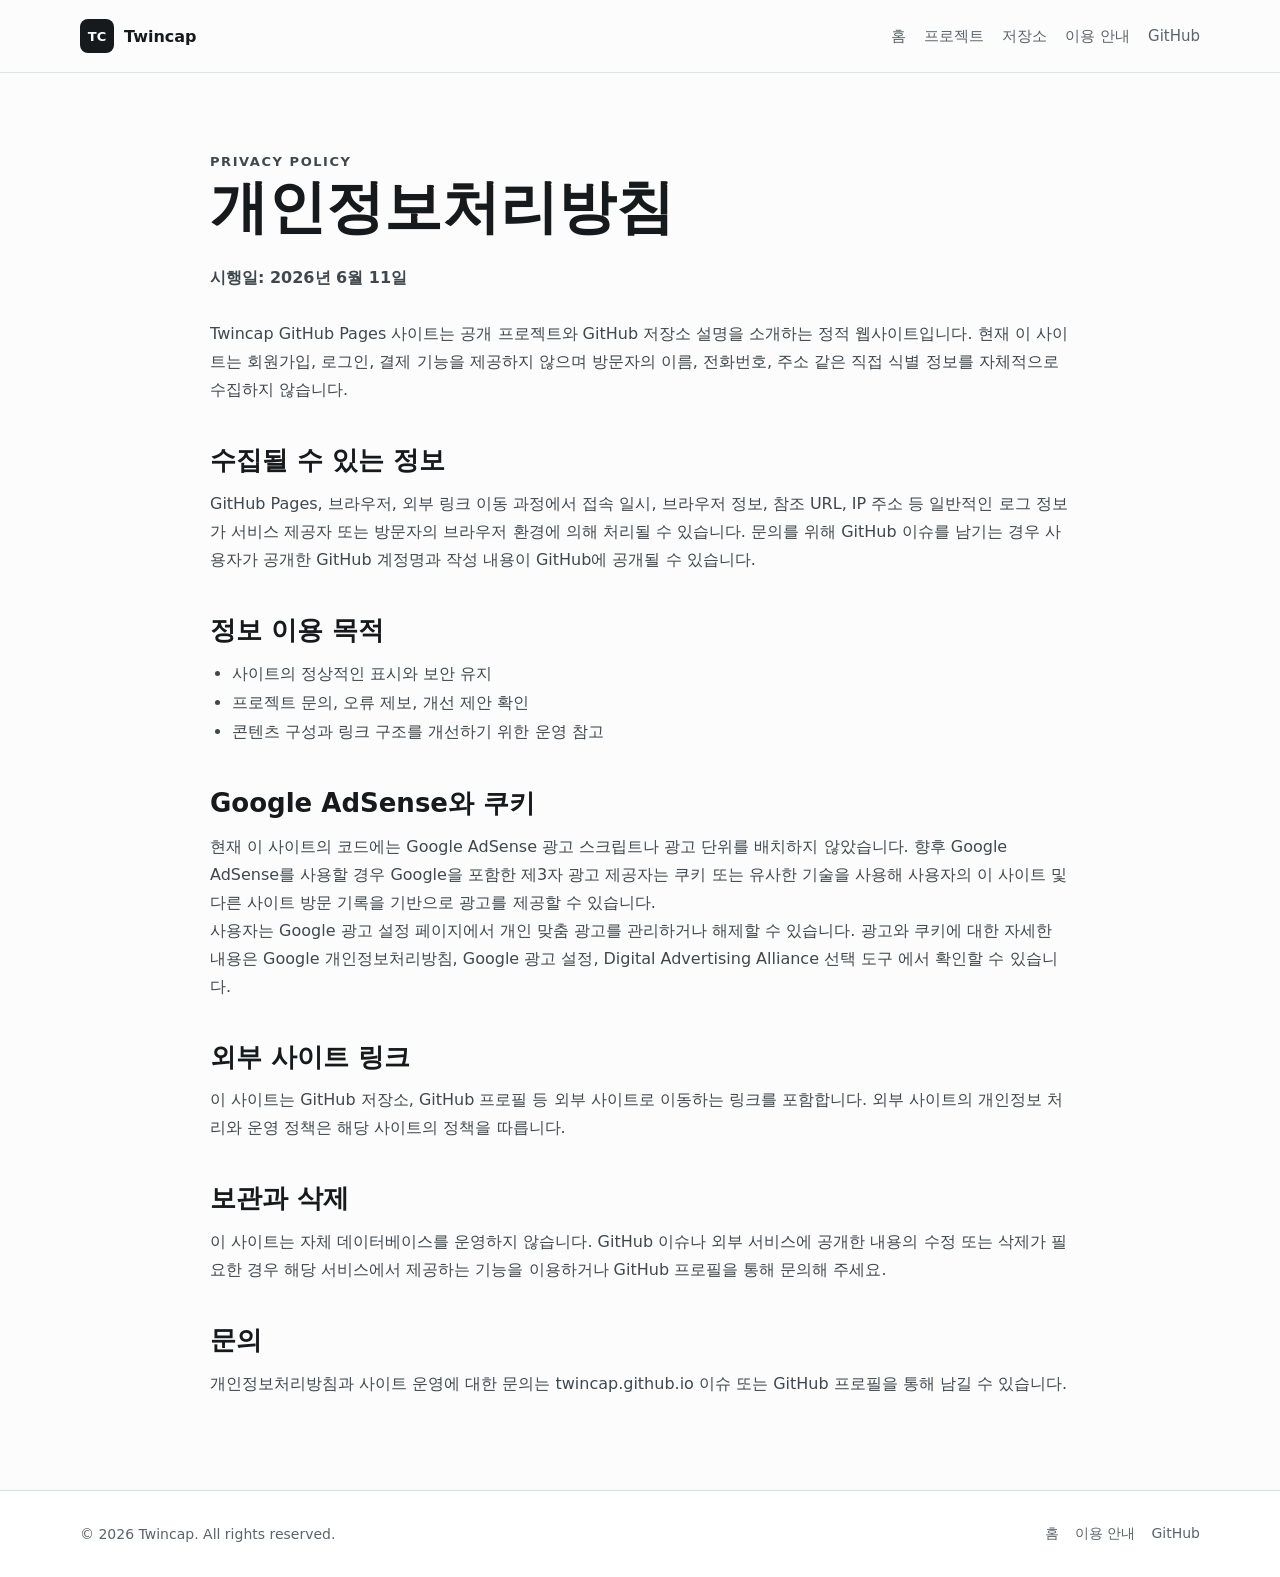
<file: privacy.html>
<!doctype html>
<html lang="ko">
  <head>
    <meta charset="utf-8" />
    <meta name="viewport" content="width=device-width, initial-scale=1" />
    <title>개인정보처리방침 | Twincap</title>
    <meta
      name="description"
      content="Twincap GitHub Pages 사이트의 개인정보 처리, 쿠키, 향후 Google AdSense 광고 사용 가능성에 대한 안내입니다."
    />
    <meta name="robots" content="index, follow" />
    <link rel="canonical" href="https://twincap.github.io/privacy.html" />
    <script
      async
      src="https://pagead2.googlesyndication.com/pagead/js/adsbygoogle.js?client=ca-pub-1904073424792088"
      crossorigin="anonymous"
    ></script>
    <link rel="stylesheet" href="styles.css" />
    <script src="script.js" defer></script>
  </head>
  <body>
    <header class="site-header">
      <div class="container header-inner">
        <a class="brand" href="/">
          <span class="brand-mark">TC</span>
          <span>Twincap</span>
        </a>
        <nav class="site-nav" aria-label="주요 메뉴">
          <a href="/">홈</a>
          <a href="/#projects">프로젝트</a>
          <a href="/#repos">저장소</a>
          <a href="terms.html">이용 안내</a>
          <a href="https://github.com/twincap" target="_blank" rel="noopener">GitHub</a>
        </nav>
      </div>
    </header>

    <main class="policy-page">
      <article class="container">
        <p class="section-label">Privacy Policy</p>
        <h1>개인정보처리방침</h1>
        <p class="policy-updated">시행일: 2026년 6월 11일</p>

        <p>
          Twincap GitHub Pages 사이트는 공개 프로젝트와 GitHub 저장소 설명을 소개하는 정적 웹사이트입니다.
          현재 이 사이트는 회원가입, 로그인, 결제 기능을 제공하지 않으며 방문자의 이름, 전화번호,
          주소 같은 직접 식별 정보를 자체적으로 수집하지 않습니다.
        </p>

        <h2>수집될 수 있는 정보</h2>
        <p>
          GitHub Pages, 브라우저, 외부 링크 이동 과정에서 접속 일시, 브라우저 정보, 참조 URL,
          IP 주소 등 일반적인 로그 정보가 서비스 제공자 또는 방문자의 브라우저 환경에 의해
          처리될 수 있습니다. 문의를 위해 GitHub 이슈를 남기는 경우 사용자가 공개한 GitHub
          계정명과 작성 내용이 GitHub에 공개될 수 있습니다.
        </p>

        <h2>정보 이용 목적</h2>
        <ul>
          <li>사이트의 정상적인 표시와 보안 유지</li>
          <li>프로젝트 문의, 오류 제보, 개선 제안 확인</li>
          <li>콘텐츠 구성과 링크 구조를 개선하기 위한 운영 참고</li>
        </ul>

        <h2>Google AdSense와 쿠키</h2>
        <p>
          현재 이 사이트의 코드에는 Google AdSense 광고 스크립트나 광고 단위를 배치하지 않았습니다.
          향후 Google AdSense를 사용할 경우 Google을 포함한 제3자 광고 제공자는 쿠키 또는 유사한
          기술을 사용해 사용자의 이 사이트 및 다른 사이트 방문 기록을 기반으로 광고를 제공할 수
          있습니다.
        </p>
        <p>
          사용자는 Google 광고 설정 페이지에서 개인 맞춤 광고를 관리하거나 해제할 수 있습니다.
          광고와 쿠키에 대한 자세한 내용은
          <a href="https://policies.google.com/privacy" target="_blank" rel="noopener">Google 개인정보처리방침</a>,
          <a href="https://adssettings.google.com/" target="_blank" rel="noopener">Google 광고 설정</a>,
          <a href="https://www.aboutads.info/choices/" target="_blank" rel="noopener">Digital Advertising Alliance 선택 도구</a>
          에서 확인할 수 있습니다.
        </p>

        <h2>외부 사이트 링크</h2>
        <p>
          이 사이트는 GitHub 저장소, GitHub 프로필 등 외부 사이트로 이동하는 링크를 포함합니다.
          외부 사이트의 개인정보 처리와 운영 정책은 해당 사이트의 정책을 따릅니다.
        </p>

        <h2>보관과 삭제</h2>
        <p>
          이 사이트는 자체 데이터베이스를 운영하지 않습니다. GitHub 이슈나 외부 서비스에 공개한
          내용의 수정 또는 삭제가 필요한 경우 해당 서비스에서 제공하는 기능을 이용하거나 GitHub
          프로필을 통해 문의해 주세요.
        </p>

        <h2>문의</h2>
        <p>
          개인정보처리방침과 사이트 운영에 대한 문의는
          <a href="https://github.com/twincap/twincap.github.io/issues" target="_blank" rel="noopener">
            twincap.github.io 이슈
          </a>
          또는 <a href="https://github.com/twincap" target="_blank" rel="noopener">GitHub 프로필</a>을 통해 남길 수 있습니다.
        </p>
      </article>
    </main>

    <footer class="site-footer">
      <div class="container footer-inner">
        <p>&copy; <span id="year">2026</span> Twincap. All rights reserved.</p>
        <nav aria-label="하단 메뉴">
          <a href="/">홈</a>
          <a href="terms.html">이용 안내</a>
          <a href="https://github.com/twincap" target="_blank" rel="noopener">GitHub</a>
        </nav>
      </div>
    </footer>
  </body>
</html>
</file>
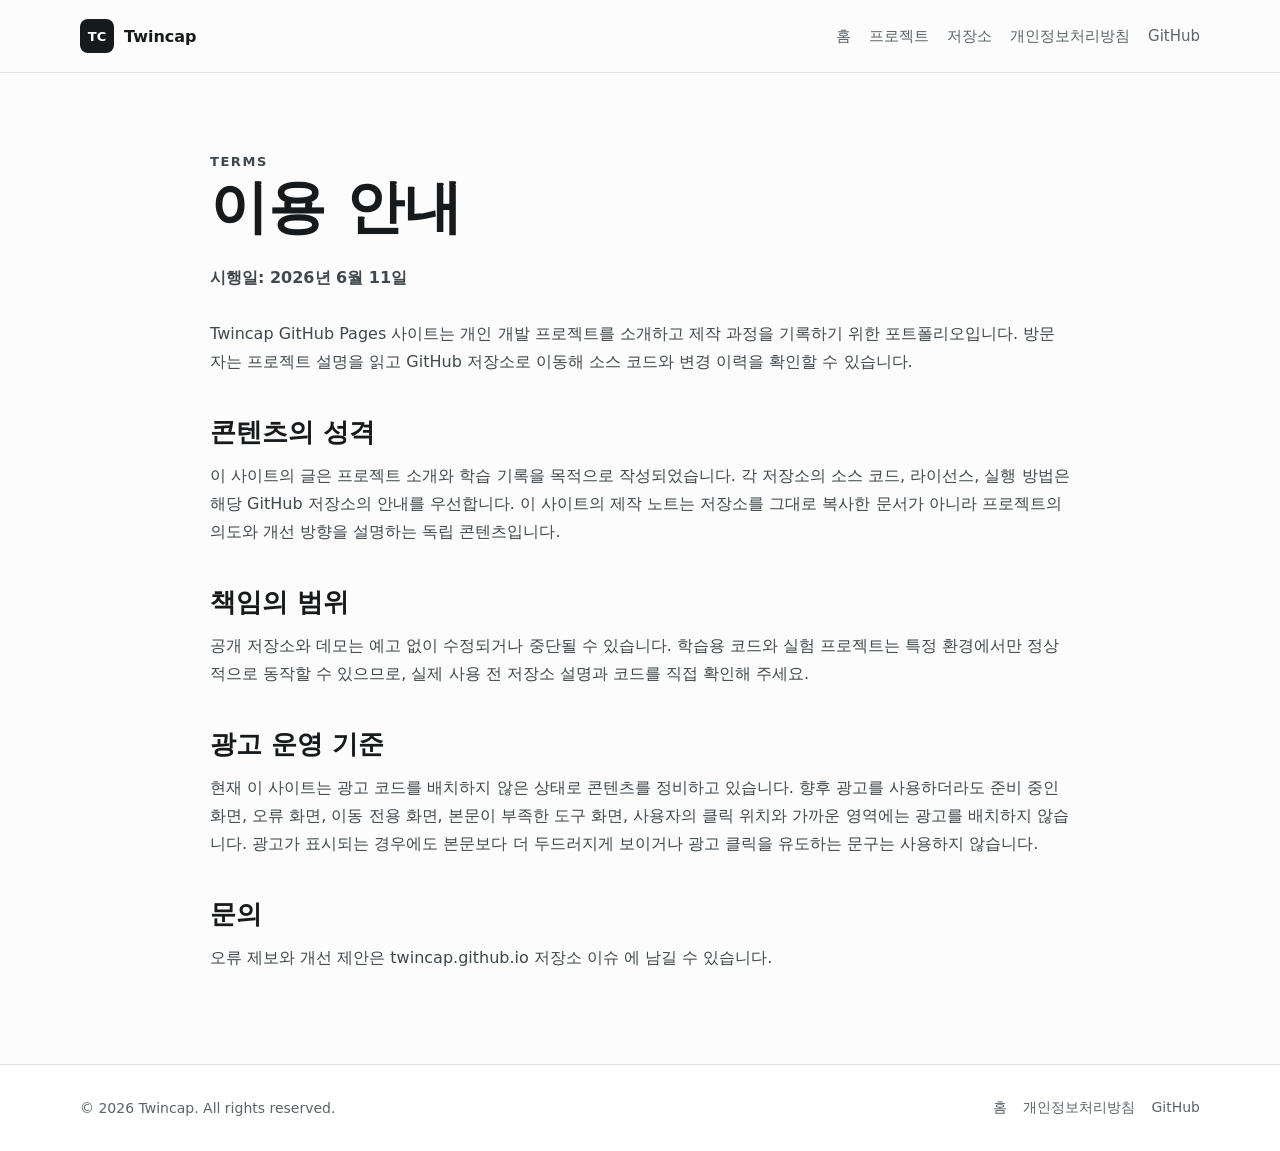
<file: terms.html>
<!doctype html>
<html lang="ko">
  <head>
    <meta charset="utf-8" />
    <meta name="viewport" content="width=device-width, initial-scale=1" />
    <title>이용 안내 | Twincap</title>
    <meta
      name="description"
      content="Twincap GitHub Pages 사이트와 공개 프로젝트 저장소 소개 이용 시 참고할 안내입니다."
    />
    <meta name="robots" content="index, follow" />
    <link rel="canonical" href="https://twincap.github.io/terms.html" />
    <script
      async
      src="https://pagead2.googlesyndication.com/pagead/js/adsbygoogle.js?client=ca-pub-1904073424792088"
      crossorigin="anonymous"
    ></script>
    <link rel="stylesheet" href="styles.css" />
    <script src="script.js" defer></script>
  </head>
  <body>
    <header class="site-header">
      <div class="container header-inner">
        <a class="brand" href="/">
          <span class="brand-mark">TC</span>
          <span>Twincap</span>
        </a>
        <nav class="site-nav" aria-label="주요 메뉴">
          <a href="/">홈</a>
          <a href="/#projects">프로젝트</a>
          <a href="/#repos">저장소</a>
          <a href="privacy.html">개인정보처리방침</a>
          <a href="https://github.com/twincap" target="_blank" rel="noopener">GitHub</a>
        </nav>
      </div>
    </header>

    <main class="policy-page">
      <article class="container">
        <p class="section-label">Terms</p>
        <h1>이용 안내</h1>
        <p class="policy-updated">시행일: 2026년 6월 11일</p>

        <p>
          Twincap GitHub Pages 사이트는 개인 개발 프로젝트를 소개하고 제작 과정을 기록하기 위한
          포트폴리오입니다. 방문자는 프로젝트 설명을 읽고 GitHub 저장소로 이동해 소스 코드와
          변경 이력을 확인할 수 있습니다.
        </p>

        <h2>콘텐츠의 성격</h2>
        <p>
          이 사이트의 글은 프로젝트 소개와 학습 기록을 목적으로 작성되었습니다. 각 저장소의 소스
          코드, 라이선스, 실행 방법은 해당 GitHub 저장소의 안내를 우선합니다. 이 사이트의 제작
          노트는 저장소를 그대로 복사한 문서가 아니라 프로젝트의 의도와 개선 방향을 설명하는
          독립 콘텐츠입니다.
        </p>

        <h2>책임의 범위</h2>
        <p>
          공개 저장소와 데모는 예고 없이 수정되거나 중단될 수 있습니다. 학습용 코드와 실험
          프로젝트는 특정 환경에서만 정상적으로 동작할 수 있으므로, 실제 사용 전 저장소 설명과
          코드를 직접 확인해 주세요.
        </p>

        <h2>광고 운영 기준</h2>
        <p>
          현재 이 사이트는 광고 코드를 배치하지 않은 상태로 콘텐츠를 정비하고 있습니다. 향후
          광고를 사용하더라도 준비 중인 화면, 오류 화면, 이동 전용 화면, 본문이 부족한 도구 화면,
          사용자의 클릭 위치와 가까운 영역에는 광고를 배치하지 않습니다. 광고가 표시되는 경우에도
          본문보다 더 두드러지게 보이거나 광고 클릭을 유도하는 문구는 사용하지 않습니다.
        </p>

        <h2>문의</h2>
        <p>
          오류 제보와 개선 제안은
          <a href="https://github.com/twincap/twincap.github.io/issues" target="_blank" rel="noopener">
            twincap.github.io 저장소 이슈
          </a>
          에 남길 수 있습니다.
        </p>
      </article>
    </main>

    <footer class="site-footer">
      <div class="container footer-inner">
        <p>&copy; <span id="year">2026</span> Twincap. All rights reserved.</p>
        <nav aria-label="하단 메뉴">
          <a href="/">홈</a>
          <a href="privacy.html">개인정보처리방침</a>
          <a href="https://github.com/twincap" target="_blank" rel="noopener">GitHub</a>
        </nav>
      </div>
    </footer>
  </body>
</html>
</file>
<file: styles.css>
:root {
  color-scheme: light;
  --ink: #171a1c;
  --muted: #5b646b;
  --surface: #ffffff;
  --surface-soft: #f3f7f5;
  --line: #d8e0dd;
  --accent: #0d7464;
  --accent-dark: #074c45;
  --amber: #f0b429;
  --coral: #d9654a;
  --blue: #356ac3;
  --shadow: 0 18px 45px rgba(23, 26, 28, 0.08);
}

* {
  box-sizing: border-box;
}

html {
  scroll-behavior: smooth;
}

body {
  margin: 0;
  font-family:
    "Pretendard",
    "Apple SD Gothic Neo",
    "Segoe UI",
    "Malgun Gothic",
    system-ui,
    sans-serif;
  color: var(--ink);
  background: #fbfcfb;
}

a {
  color: inherit;
  text-decoration: none;
}

a:hover {
  color: var(--accent);
}

img,
canvas {
  display: block;
}

p {
  margin: 0;
  line-height: 1.75;
}

h1,
h2,
h3 {
  margin: 0;
  line-height: 1.15;
  letter-spacing: 0;
}

h1 {
  max-width: 880px;
  font-size: clamp(40px, 8vw, 84px);
}

h2 {
  font-size: clamp(28px, 4vw, 44px);
}

h3 {
  font-size: 20px;
}

.container {
  width: min(1120px, calc(100% - 40px));
  margin: 0 auto;
}

.skip-link {
  position: fixed;
  top: 12px;
  left: 12px;
  z-index: 20;
  transform: translateY(-140%);
  padding: 10px 14px;
  background: var(--ink);
  color: #fff;
  border-radius: 6px;
}

.skip-link:focus {
  transform: translateY(0);
}

.site-header {
  position: sticky;
  top: 0;
  z-index: 10;
  border-bottom: 1px solid rgba(216, 224, 221, 0.82);
  background: rgba(251, 252, 251, 0.9);
  backdrop-filter: blur(16px);
}

.header-inner {
  display: flex;
  align-items: center;
  justify-content: space-between;
  gap: 24px;
  min-height: 72px;
}

.brand {
  display: inline-flex;
  align-items: center;
  gap: 10px;
  font-weight: 800;
}

.brand-mark {
  display: inline-grid;
  width: 34px;
  height: 34px;
  place-items: center;
  border-radius: 8px;
  background: var(--ink);
  color: #fff;
  font-size: 13px;
  letter-spacing: 0;
}

.site-nav {
  display: flex;
  align-items: center;
  justify-content: flex-end;
  gap: 18px;
  color: var(--muted);
  font-size: 15px;
  flex-wrap: wrap;
}

.hero {
  position: relative;
  min-height: 680px;
  overflow: hidden;
  background:
    linear-gradient(105deg, rgba(251, 252, 251, 0.94) 0%, rgba(243, 247, 245, 0.9) 52%, rgba(255, 244, 222, 0.82) 100%),
    #f3f7f5;
}

#hero-canvas {
  position: absolute;
  inset: 0;
  width: 100%;
  height: 100%;
}

.hero-content {
  position: relative;
  z-index: 1;
  padding: 112px 0 92px;
}

.eyebrow,
.section-label {
  color: var(--accent-dark);
  font-size: 13px;
  font-weight: 800;
  letter-spacing: 0.12em;
  text-transform: uppercase;
}

.hero-copy {
  max-width: 780px;
  margin-top: 24px;
  color: #30383d;
  font-size: 19px;
}

.hero-actions,
.contact-actions {
  display: flex;
  gap: 12px;
  flex-wrap: wrap;
  margin-top: 32px;
}

.button {
  display: inline-flex;
  align-items: center;
  justify-content: center;
  min-height: 46px;
  padding: 0 18px;
  border: 1px solid var(--line);
  border-radius: 8px;
  font-weight: 800;
  transition:
    transform 160ms ease,
    box-shadow 160ms ease,
    background 160ms ease;
}

.button:hover {
  transform: translateY(-2px);
  color: inherit;
  box-shadow: var(--shadow);
}

.button.primary {
  border-color: var(--accent);
  background: var(--accent);
  color: #fff;
}

.button.secondary {
  background: var(--surface);
  color: var(--ink);
}

.profile-strip {
  display: flex;
  align-items: center;
  gap: 16px;
  max-width: 760px;
  margin-top: 48px;
  padding-top: 22px;
  border-top: 1px solid rgba(23, 26, 28, 0.14);
}

.profile-strip img {
  flex: 0 0 auto;
  border: 2px solid #fff;
  border-radius: 8px;
  box-shadow: var(--shadow);
}

.profile-strip p {
  color: var(--muted);
}

.section {
  padding: 92px 0;
}

.section:nth-of-type(even) {
  background: var(--surface-soft);
}

.two-column,
.section-heading,
.contact-inner {
  display: grid;
  grid-template-columns: minmax(220px, 0.75fr) minmax(0, 1.25fr);
  gap: 56px;
}

.copy-stack {
  display: grid;
  gap: 18px;
  color: #2e363b;
  font-size: 18px;
}

.section-heading {
  align-items: end;
  margin-bottom: 30px;
}

.section-heading > p {
  color: var(--muted);
}

.filter-bar {
  display: flex;
  gap: 10px;
  flex-wrap: wrap;
  margin-bottom: 24px;
}

.filter-button {
  min-height: 40px;
  padding: 0 14px;
  border: 1px solid var(--line);
  border-radius: 8px;
  background: var(--surface);
  color: var(--muted);
  font: inherit;
  font-weight: 800;
  cursor: pointer;
}

.filter-button.active,
.filter-button:hover {
  border-color: var(--accent);
  background: #e9f5f2;
  color: var(--accent-dark);
}

.project-grid {
  display: grid;
  grid-template-columns: repeat(3, minmax(0, 1fr));
  gap: 18px;
}

.all-repo-grid {
  align-items: stretch;
}

.project-card {
  display: flex;
  min-height: 330px;
  flex-direction: column;
  gap: 14px;
  padding: 22px;
  border: 1px solid var(--line);
  border-radius: 8px;
  background: var(--surface);
  box-shadow: 0 8px 26px rgba(23, 26, 28, 0.05);
}

.project-card.featured {
  border-color: rgba(13, 116, 100, 0.34);
  background: linear-gradient(180deg, #ffffff 0%, #eef8f5 100%);
}

.project-topline {
  display: flex;
  align-items: center;
  gap: 8px;
  color: var(--muted);
  font-size: 13px;
  font-weight: 800;
}

.language-dot {
  width: 10px;
  height: 10px;
  border-radius: 999px;
  background: var(--muted);
}

.language-dot.js {
  background: var(--amber);
}

.language-dot.python {
  background: var(--blue);
}

.language-dot.batch {
  background: var(--coral);
}

.language-dot.html {
  background: #df5537;
}

.language-dot.csharp {
  background: #7b4fcb;
}

.language-dot.neutral {
  background: var(--accent);
}

.project-card p {
  color: #3f484e;
}

.repo-overview {
  display: grid;
  grid-template-columns: repeat(4, minmax(0, 1fr));
  gap: 12px;
  margin: 0 0 24px;
}

.repo-overview div {
  padding: 16px;
  border: 1px solid var(--line);
  border-radius: 8px;
  background: var(--surface);
}

.repo-overview strong {
  display: block;
  color: var(--accent-dark);
  font-size: 28px;
  line-height: 1;
}

.repo-overview span {
  display: block;
  margin-top: 8px;
  color: var(--muted);
  font-size: 14px;
  font-weight: 800;
}

.repo-badge {
  display: inline-flex;
  align-items: center;
  min-height: 22px;
  padding: 0 8px;
  border-radius: 999px;
  background: #e9f5f2;
  color: var(--accent-dark);
  font-size: 12px;
  font-weight: 800;
}

.repo-badge.alt {
  background: #fff4d5;
  color: #75540b;
}

.repo-badge.fork {
  background: #f2edf9;
  color: #5b3b8c;
}

.repo-meta {
  display: flex;
  gap: 8px;
  flex-wrap: wrap;
  margin-top: auto;
  color: var(--muted);
  font-size: 13px;
  font-weight: 700;
}

.project-links {
  display: flex;
  gap: 10px;
  flex-wrap: wrap;
  margin-top: 0;
}

.project-links a {
  display: inline-flex;
  align-items: center;
  min-height: 38px;
  padding: 0 12px;
  border: 1px solid var(--line);
  border-radius: 8px;
  background: #fff;
  color: var(--accent-dark);
  font-weight: 800;
}

.project-links a:hover {
  border-color: var(--accent);
  background: #e9f5f2;
}

.empty-state {
  margin-top: 20px;
  padding: 18px;
  border: 1px solid var(--line);
  border-radius: 8px;
  background: #fff;
  color: var(--muted);
}

.writing-section {
  background: #fff;
}

.note-list {
  display: grid;
  gap: 14px;
}

.note-list a {
  display: grid;
  grid-template-columns: 54px minmax(0, 0.65fr) minmax(0, 1fr);
  gap: 18px;
  align-items: center;
  min-height: 112px;
  padding: 20px 0;
  border-top: 1px solid var(--line);
}

.note-list a:last-child {
  border-bottom: 1px solid var(--line);
}

.note-list span {
  color: var(--accent);
  font-size: 14px;
  font-weight: 800;
}

.note-list strong {
  color: var(--ink);
  font-size: 20px;
  line-height: 1.35;
}

.note-list p {
  color: var(--muted);
}

.principle-list {
  display: grid;
  grid-template-columns: repeat(3, minmax(0, 1fr));
  gap: 18px;
}

.principle-list section {
  padding-top: 22px;
  border-top: 3px solid var(--accent);
}

.principle-list section:nth-child(2) {
  border-color: var(--amber);
}

.principle-list section:nth-child(3) {
  border-color: var(--coral);
}

.principle-list h3 {
  margin-bottom: 12px;
}

.principle-list p,
.contact-section p,
.policy-page p,
.policy-page li {
  color: #3f484e;
}

.contact-section {
  background: #16201f;
  color: #fff;
}

.contact-section .section-label,
.contact-section p {
  color: #d4ebe5;
}

.contact-inner {
  align-items: center;
}

.contact-actions {
  justify-content: flex-end;
  margin-top: 0;
}

.site-footer {
  border-top: 1px solid var(--line);
  background: #fff;
}

.footer-inner {
  display: flex;
  align-items: center;
  justify-content: space-between;
  gap: 18px;
  min-height: 86px;
  color: var(--muted);
  font-size: 14px;
}

.footer-inner nav {
  display: flex;
  gap: 16px;
  flex-wrap: wrap;
}

.policy-page {
  padding: 78px 0 92px;
}

.policy-page article {
  max-width: 860px;
}

.policy-page h1 {
  max-width: 720px;
  margin-bottom: 24px;
  font-size: clamp(34px, 6vw, 58px);
}

.policy-page h2 {
  margin-top: 42px;
  margin-bottom: 14px;
  font-size: 26px;
}

.policy-page ul {
  margin: 12px 0 0;
  padding-left: 22px;
  line-height: 1.8;
}

.policy-updated {
  margin-bottom: 28px;
  color: var(--muted);
  font-weight: 800;
}

.article-page {
  background: #fff;
}

.article-layout {
  display: grid;
  grid-template-columns: minmax(0, 1fr) 300px;
  gap: 56px;
  padding: 78px 0 92px;
}

.article-hero {
  grid-column: 1 / -1;
  max-width: 930px;
  padding-bottom: 22px;
  border-bottom: 1px solid var(--line);
}

.article-hero h1 {
  max-width: 900px;
  margin: 12px 0 22px;
  font-size: clamp(34px, 6vw, 62px);
}

.article-hero p:last-child {
  max-width: 820px;
  color: #30383d;
  font-size: 19px;
}

.article-body {
  display: grid;
  gap: 38px;
}

.article-body section {
  scroll-margin-top: 110px;
}

.article-body h2 {
  margin-bottom: 14px;
  font-size: 28px;
}

.article-body p + p {
  margin-top: 14px;
}

.article-body ul {
  margin: 12px 0 0;
  padding-left: 22px;
  color: #3f484e;
  line-height: 1.8;
}

.article-aside {
  display: grid;
  align-content: start;
  gap: 16px;
}

.content-card {
  padding: 20px;
  border: 1px solid var(--line);
  border-radius: 8px;
  background: var(--surface-soft);
}

.content-card h2 {
  margin-bottom: 10px;
  font-size: 20px;
}

.content-card .button {
  width: 100%;
  margin-top: 16px;
}

.article-nav,
.resource-list {
  display: grid;
  gap: 10px;
}

.article-nav a,
.resource-list a {
  display: block;
  padding: 10px 0;
  border-top: 1px solid rgba(216, 224, 221, 0.9);
  color: var(--accent-dark);
  font-weight: 800;
}

@media (max-width: 920px) {
  .header-inner,
  .footer-inner {
    align-items: flex-start;
    flex-direction: column;
    justify-content: center;
    padding: 16px 0;
  }

  .site-nav {
    justify-content: flex-start;
  }

  .hero {
    min-height: auto;
  }

  .hero-content {
    padding: 84px 0 70px;
  }

  .two-column,
  .section-heading,
  .contact-inner {
    grid-template-columns: 1fr;
    gap: 22px;
  }

  .project-grid,
  .principle-list,
  .repo-overview {
    grid-template-columns: repeat(2, minmax(0, 1fr));
  }

  .note-list a {
    grid-template-columns: 42px minmax(0, 1fr);
  }

  .note-list p {
    grid-column: 2;
  }

  .article-layout {
    grid-template-columns: 1fr;
    gap: 34px;
    padding: 62px 0 72px;
  }

  .contact-actions {
    justify-content: flex-start;
  }
}

@media (max-width: 640px) {
  .container {
    width: min(100% - 28px, 1120px);
  }

  .site-nav {
    gap: 12px;
    font-size: 14px;
  }

  .hero-copy,
  .copy-stack {
    font-size: 16px;
  }

  .hero-actions .button,
  .contact-actions .button {
    width: 100%;
  }

  .profile-strip {
    align-items: flex-start;
  }

  .section {
    padding: 66px 0;
  }

  .project-grid,
  .principle-list,
  .repo-overview {
    grid-template-columns: 1fr;
  }

  .note-list a {
    grid-template-columns: 1fr;
    gap: 8px;
    padding: 18px 0;
  }

  .note-list p {
    grid-column: auto;
  }

  .project-card {
    min-height: auto;
  }

  .article-hero p:last-child {
    font-size: 16px;
  }
}

@media (prefers-reduced-motion: reduce) {
  html {
    scroll-behavior: auto;
  }

  *,
  *::before,
  *::after {
    scroll-behavior: auto !important;
    transition-duration: 0.01ms !important;
    animation-duration: 0.01ms !important;
    animation-iteration-count: 1 !important;
  }
}
</file>
